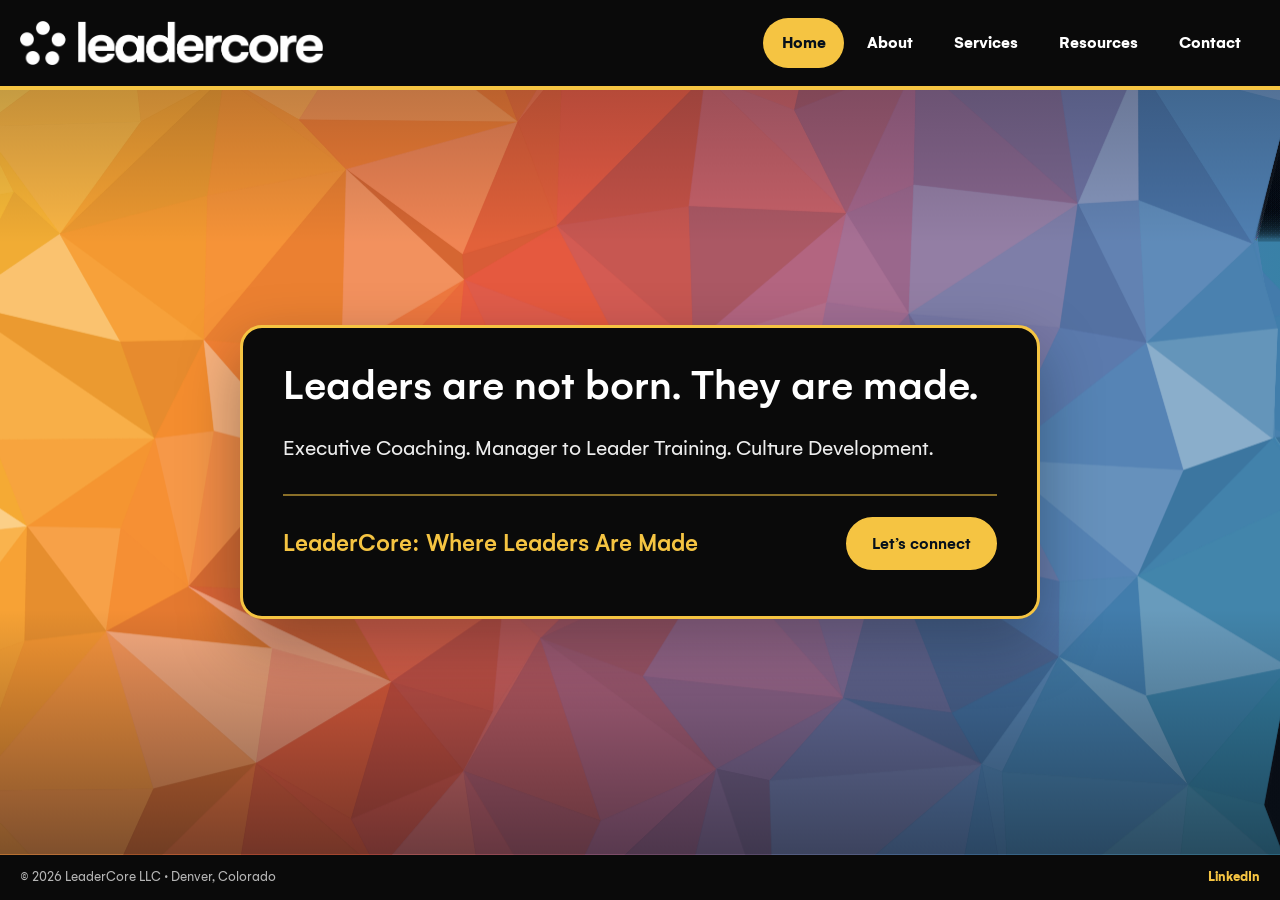
<file: index.html>
<!doctype html>
<html lang="en">
<head>
<meta charset="utf-8">
<meta name="viewport" content="width=device-width,initial-scale=1">
<title>LeaderCore | Where Leaders Are Made</title>
<meta name="description" content="LeaderCore develops exceptional leaders through executive coaching, seminars, workshops, keynote speaking and consulting.">
<link rel="canonical" href="https://leader-core.com/">
<meta property="og:type" content="website"><meta property="og:site_name" content="LeaderCore"><meta property="og:title" content="LeaderCore | Where Leaders Are Made"><meta property="og:description" content="LeaderCore develops exceptional leaders through executive coaching, seminars, workshops, keynote speaking and consulting."><meta property="og:url" content="https://leader-core.com/">
<meta name="theme-color" content="#0A0A0A">
<link rel="icon" href="images/brand/icon_color.png" type="image/png">
<link rel="stylesheet" href="css/site.css">
</head>
<body class="home">
<a class="skip" href="#main">Skip to content</a>
<header class="site"><div class="wrap bar">
  <a class="brand" href="index.html" aria-label="LeaderCore home"><img src="images/brand/lc_white.png" alt="LeaderCore" width="266" height="39"></a>
  <button class="burger" aria-label="Menu" aria-expanded="false" aria-controls="nav"><span></span><span></span><span></span></button>
  <nav id="nav" aria-label="Main"><a href="index.html" aria-current=page>Home</a><a href="about.html">About</a><a href="services.html">Services</a><a href="resources.html">Resources</a><a href="contact.html">Contact</a></nav>
</div></header>

<main id="main" class="stage">
  <canvas id="poly" aria-hidden="true"></canvas>
  <section class="tile">
    <h1>Leaders are not born. They are made.</h1>
    <p class="lede">Executive Coaching. Manager to Leader Training. Culture Development.</p>
    <div class="signoff"><p class="tagline">LeaderCore: Where Leaders Are Made</p><a class="btn" href="contact.html">Let&rsquo;s connect</a></div>
  </section>
</main>
<footer class="site"><div class="wrap foot">
  <p>&copy; <span id="yr">2026</span> LeaderCore LLC &middot; Denver, Colorado</p>
  <a href="https://www.linkedin.com/in/trevorbron/" rel="noopener" target="_blank">LinkedIn</a>
</div></footer>
<script src="js/site-config.js"></script><script src="js/site.js"></script>
</body>
</html>
</file>
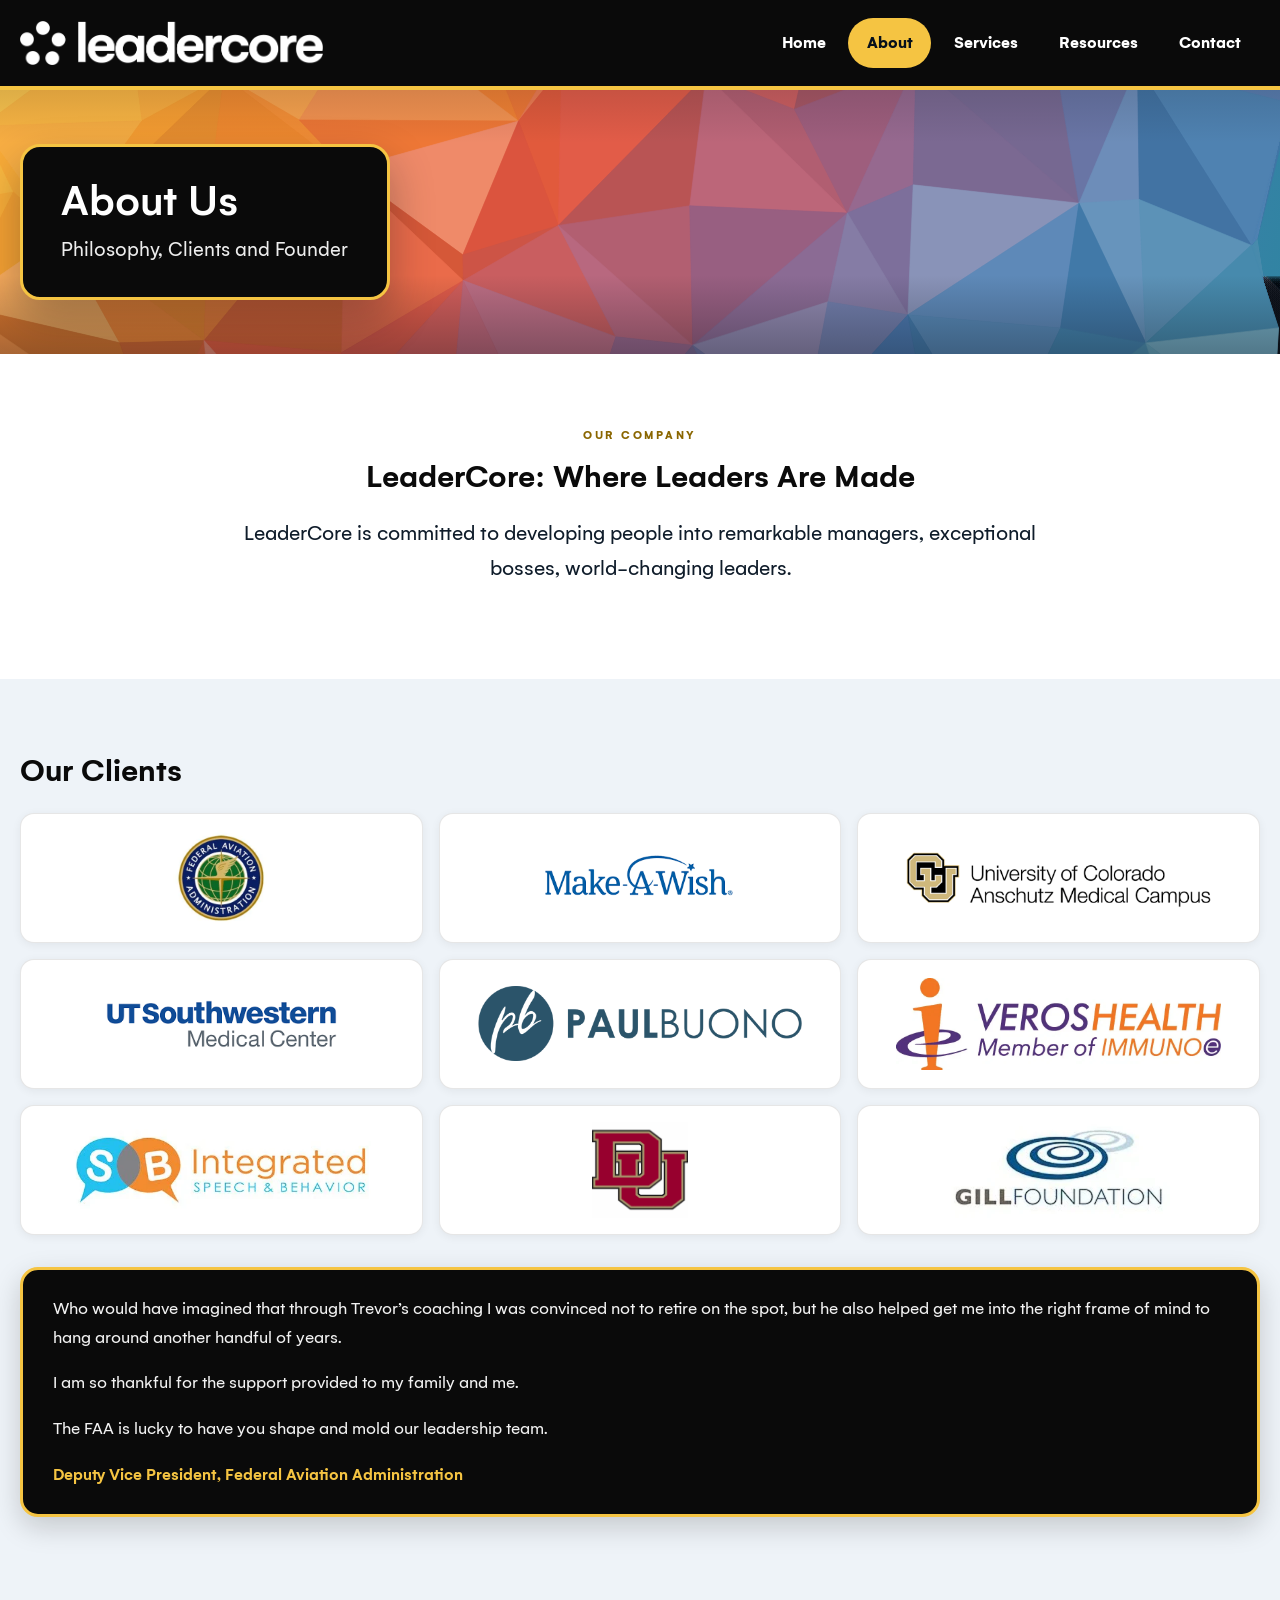
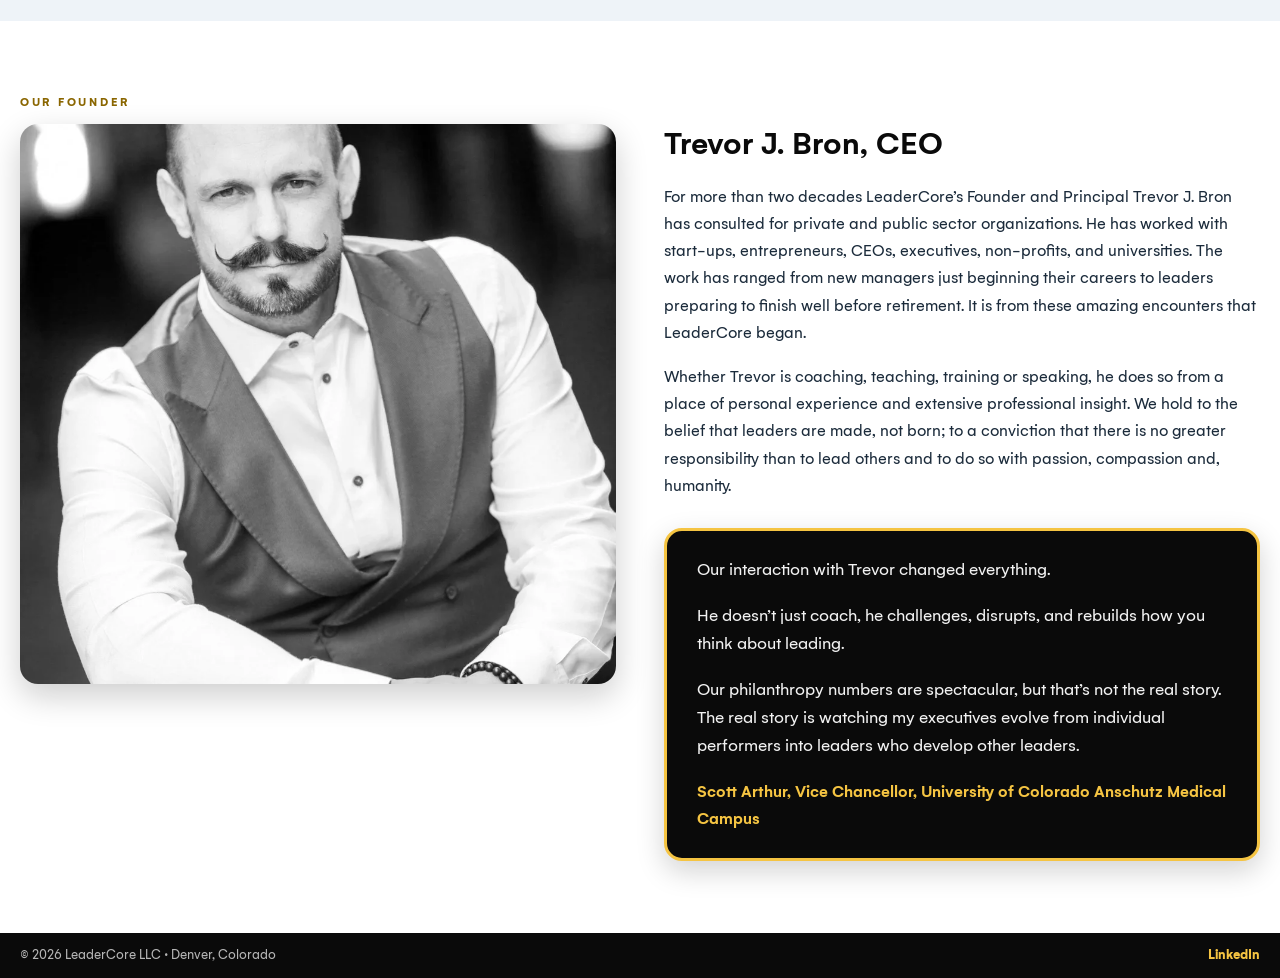
<file: about.html>
<!doctype html>
<html lang="en">
<head>
<meta charset="utf-8">
<meta name="viewport" content="width=device-width,initial-scale=1">
<title>About | LeaderCore</title>
<meta name="description" content="LeaderCore is committed to developing people into remarkable managers, exceptional bosses, world-changing leaders. Founded by Trevor J. Bron.">
<link rel="canonical" href="https://leader-core.com/about.html">
<meta property="og:type" content="website"><meta property="og:site_name" content="LeaderCore"><meta property="og:title" content="About | LeaderCore"><meta property="og:description" content="LeaderCore is committed to developing people into remarkable managers, exceptional bosses, world-changing leaders. Founded by Trevor J. Bron."><meta property="og:url" content="https://leader-core.com/about.html">
<meta name="theme-color" content="#0A0A0A">
<link rel="icon" href="images/brand/icon_color.png" type="image/png">
<link rel="stylesheet" href="css/site.css">
</head>
<body class="">
<a class="skip" href="#main">Skip to content</a>
<header class="site"><div class="wrap bar">
  <a class="brand" href="index.html" aria-label="LeaderCore home"><img src="images/brand/lc_white.png" alt="LeaderCore" width="266" height="39"></a>
  <button class="burger" aria-label="Menu" aria-expanded="false" aria-controls="nav"><span></span><span></span><span></span></button>
  <nav id="nav" aria-label="Main"><a href="index.html">Home</a><a href="about.html" aria-current=page>About</a><a href="services.html">Services</a><a href="resources.html">Resources</a><a href="contact.html">Contact</a></nav>
</div></header>
<main id="main">
<section class="band"><canvas id="poly" aria-hidden="true"></canvas><div class="wrap"><div class="titlebox"><h1>About Us</h1><p class="sub">Philosophy, Clients and Founder</p></div></div></section>

<section class="sec"><div class="wrap narrow center"><p class="eyebrow dk">Our company</p><h2>LeaderCore: Where Leaders Are Made</h2>
<p class="lede">LeaderCore is committed to developing people into remarkable managers, exceptional bosses, world-changing leaders.</p></div></section>
<section class="sec alt"><div class="wrap"><h2>Our Clients</h2>
<ul class="logos"><li><img src="images/clients/faa-logo.webp" alt="FAA logo" loading="lazy"></li><li><img src="images/clients/make-a-wish-logo.webp" alt="Make-A-Wish logo" loading="lazy"></li><li><img src="images/clients/cu-anshcutz-logo.webp" alt="CU Anschutz logo" loading="lazy"></li><li><img src="images/clients/utsw-logo.webp" alt="UT Southwestern logo" loading="lazy"></li><li><img src="images/clients/paul-buono-fitness.webp" alt="Paul Buono Fitness logo" loading="lazy"></li><li><img src="images/clients/veros-health.webp" alt="Veros Health logo" loading="lazy"></li><li><img src="images/clients/isb_logo.webp" alt="ISB logo" loading="lazy"></li><li><img src="images/clients/du-logo.webp" alt="University of Denver logo" loading="lazy"></li><li><img src="images/clients/gill-foundation-logo.webp" alt="Gill Foundation logo" loading="lazy"></li></ul>
<figure class="quote wide"><blockquote><p>Who would have imagined that through Trevor&rsquo;s coaching I was convinced not to retire on the spot, but he also helped get me into the right frame of mind to hang around another handful of years.</p><p>I am so thankful for the support provided to my family and me.</p><p>The FAA is lucky to have you shape and mold our leadership team.</p></blockquote><figcaption>Deputy Vice President, Federal Aviation Administration</figcaption></figure></div></section>
<section class="sec"><div class="wrap"><p class="eyebrow dk">Our founder</p><div class="grid2 top">
<div class="photo"><img src="images/about/bron-0022.webp" alt="Trevor J. Bron" width="640" height="800"></div>
<div><h2>Trevor J. Bron, CEO</h2>
<p>For more than two decades LeaderCore&rsquo;s Founder and Principal Trevor J. Bron has consulted for private and public sector organizations. He has worked with start-ups, entrepreneurs, CEOs, executives, non-profits, and universities. The work has ranged from new managers just beginning their careers to leaders preparing to finish well before retirement. It is from these amazing encounters that LeaderCore began.</p>
<p>Whether Trevor is coaching, teaching, training or speaking, he does so from a place of personal experience and extensive professional insight. We hold to the belief that leaders are made, not born; to a conviction that there is no greater responsibility than to lead others and to do so with passion, compassion and, humanity.</p>
<figure class="quote "><blockquote><p>Our interaction with Trevor changed everything.</p><p>He doesn&rsquo;t just coach, he challenges, disrupts, and rebuilds how you think about leading.</p><p>Our philanthropy numbers are spectacular, but that&rsquo;s not the real story. The real story is watching my executives evolve from individual performers into leaders who develop other leaders.</p></blockquote><figcaption>Scott Arthur, Vice Chancellor, University of Colorado Anschutz Medical Campus</figcaption></figure></div></div></div></section>
</main>
<footer class="site"><div class="wrap foot">
  <p>&copy; <span id="yr">2026</span> LeaderCore LLC &middot; Denver, Colorado</p>
  <a href="https://www.linkedin.com/in/trevorbron/" rel="noopener" target="_blank">LinkedIn</a>
</div></footer>
<script src="js/site-config.js"></script><script src="js/site.js"></script>
</body>
</html>
</file>
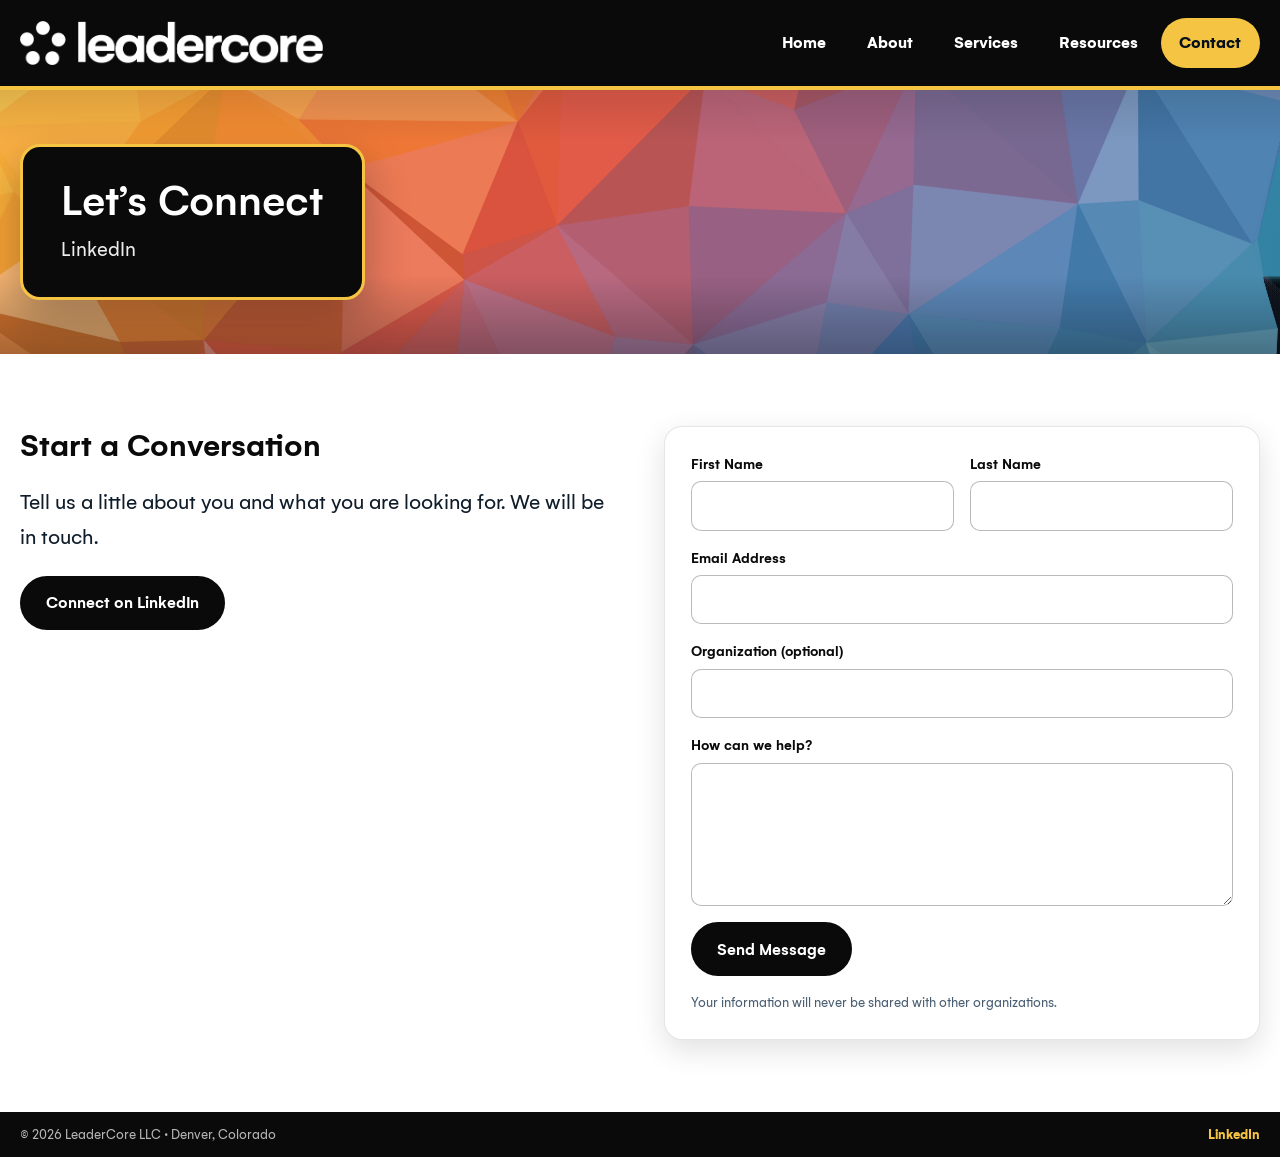
<file: contact.html>
<!doctype html>
<html lang="en">
<head>
<meta charset="utf-8">
<meta name="viewport" content="width=device-width,initial-scale=1">
<title>Contact | LeaderCore</title>
<meta name="description" content="Get in touch with LeaderCore: send an inquiry, connect on LinkedIn.">
<link rel="canonical" href="https://leader-core.com/contact.html">
<meta property="og:type" content="website"><meta property="og:site_name" content="LeaderCore"><meta property="og:title" content="Contact | LeaderCore"><meta property="og:description" content="Get in touch with LeaderCore: sign up for information on future events or request a free copy of The Leadership Lie."><meta property="og:url" content="https://leader-core.com/contact.html">
<meta name="theme-color" content="#0A0A0A">
<link rel="icon" href="images/brand/icon_color.png" type="image/png">
<link rel="stylesheet" href="css/site.css">
</head>
<body class="">
<a class="skip" href="#main">Skip to content</a>
<header class="site"><div class="wrap bar">
  <a class="brand" href="index.html" aria-label="LeaderCore home"><img src="images/brand/lc_white.png" alt="LeaderCore" width="266" height="39"></a>
  <button class="burger" aria-label="Menu" aria-expanded="false" aria-controls="nav"><span></span><span></span><span></span></button>
  <nav id="nav" aria-label="Main"><a href="index.html">Home</a><a href="about.html">About</a><a href="services.html">Services</a><a href="resources.html">Resources</a><a href="contact.html" aria-current=page>Contact</a></nav>
</div></header>
<main id="main">
<section class="band"><canvas id="poly" aria-hidden="true"></canvas><div class="wrap"><div class="titlebox"><h1>Let&rsquo;s Connect</h1><p class="sub">LinkedIn</p></div></div></section>

<section class="sec"><div class="wrap grid2 top">
<div><h2>Start a Conversation</h2>
<p class="lede">Tell us a little about you and what you are looking for. We will be in touch.</p>
<p class="btnrow"><a class="btn dark" href="https://www.linkedin.com/in/trevorbron/" rel="noopener" target="_blank">Connect on LinkedIn</a></p></div>
<form class="form" data-form="inquiry" novalidate><div class="row"><label>First Name<input name="first_name" type="text" autocomplete="given-name" required></label><label>Last Name<input name="last_name" type="text" autocomplete="family-name" required></label></div>
<label>Email Address<input name="email" type="email" autocomplete="email" required></label>
<label>Organization (optional)<input name="organization" type="text" autocomplete="organization"></label>
<label>How can we help?<textarea name="message" rows="5" required></textarea></label>
<button class="btn dark" type="submit">Send Message</button><p class="fine">Your information will never be shared with other organizations.</p><p class="thanks" role="status" hidden>Thank you! We will be in touch.</p></form></div></section>
</main>
<footer class="site"><div class="wrap foot">
  <p>&copy; <span id="yr">2026</span> LeaderCore LLC &middot; Denver, Colorado</p>
  <a href="https://www.linkedin.com/in/trevorbron/" rel="noopener" target="_blank">LinkedIn</a>
</div></footer>
<script src="js/site-config.js"></script><script src="js/site.js"></script>
</body>
</html>
</file>
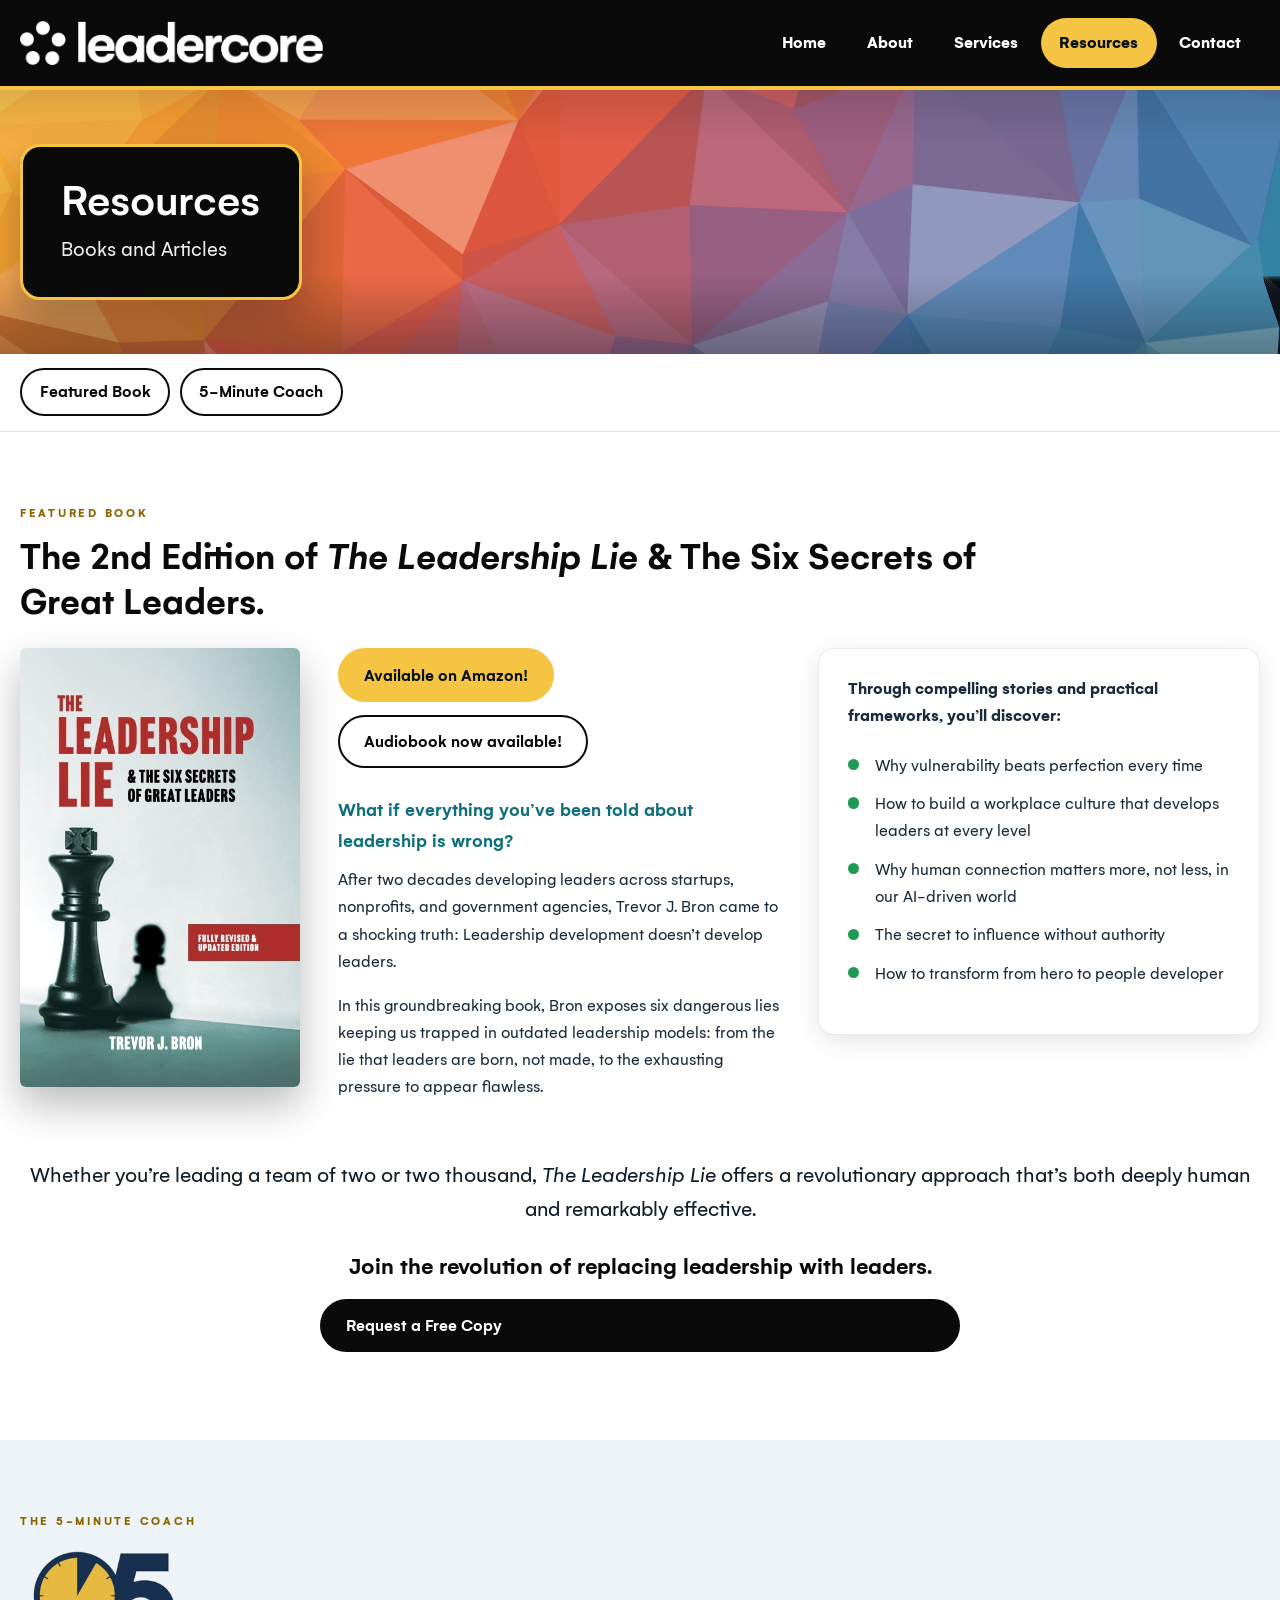
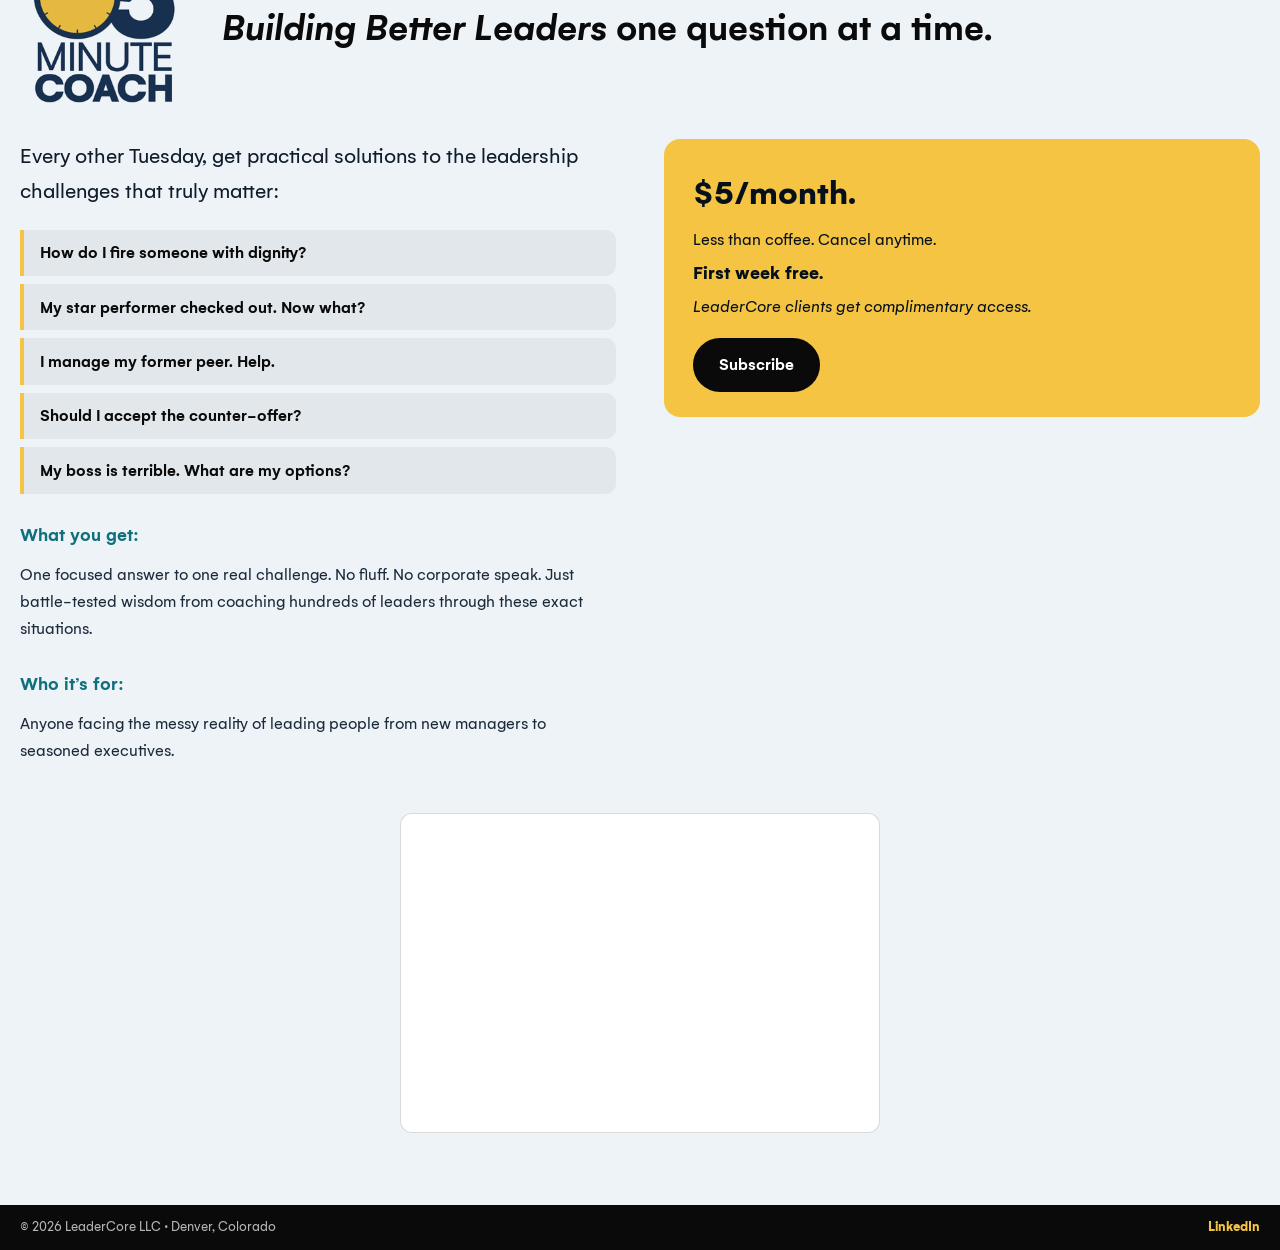
<file: resources.html>
<!doctype html>
<html lang="en">
<head>
<meta charset="utf-8">
<meta name="viewport" content="width=device-width,initial-scale=1">
<title>Resources | LeaderCore</title>
<meta name="description" content="The Leadership Lie by Trevor J. Bron and The 5-Minute Coach, LeaderCore’s every-other-Tuesday leadership coaching newsletter.">
<link rel="canonical" href="https://leader-core.com/resources.html">
<meta property="og:type" content="website"><meta property="og:site_name" content="LeaderCore"><meta property="og:title" content="Resources | LeaderCore"><meta property="og:description" content="The Leadership Lie by Trevor J. Bron and The 5-Minute Coach, LeaderCore’s every-other-Tuesday leadership coaching newsletter."><meta property="og:url" content="https://leader-core.com/resources.html">
<meta name="theme-color" content="#0A0A0A">
<link rel="icon" href="images/brand/icon_color.png" type="image/png">
<link rel="stylesheet" href="css/site.css">
<style>details.reveal{max-width:640px;margin:0 auto;text-align:left}details.reveal>summary{list-style:none;display:table;margin:0 auto 1rem;cursor:pointer}details.reveal>summary::-webkit-details-marker{display:none}details.reveal[open]>summary{margin-bottom:1.2rem}details.reveal .form .lede{margin:0;font-size:1.05rem}</style></head>
<body class="">
<a class="skip" href="#main">Skip to content</a>
<header class="site"><div class="wrap bar">
  <a class="brand" href="index.html" aria-label="LeaderCore home"><img src="images/brand/lc_white.png" alt="LeaderCore" width="266" height="39"></a>
  <button class="burger" aria-label="Menu" aria-expanded="false" aria-controls="nav"><span></span><span></span><span></span></button>
  <nav id="nav" aria-label="Main"><a href="index.html">Home</a><a href="about.html">About</a><a href="services.html">Services</a><a href="resources.html" aria-current=page>Resources</a><a href="contact.html">Contact</a></nav>
</div></header>
<main id="main">
<section class="band"><canvas id="poly" aria-hidden="true"></canvas><div class="wrap"><div class="titlebox"><h1>Resources</h1><p class="sub">Books and Articles</p></div></div></section>

<nav class="subnav" aria-label="Resources"><div class="wrap"><a href="#book">Featured Book</a><a href="#coach">5-Minute Coach</a></div></nav>
<section class="sec" id="book"><div class="wrap"><p class="eyebrow dk">Featured Book</p>
<h2 class="big">The 2nd Edition of <em>The Leadership Lie</em> &amp; The Six Secrets of Great Leaders.</h2>
<div class="bookgrid"><img class="cover" src="images/book/the-leadership-lie-cover.jpg" alt="Cover of The Leadership Lie &amp; The Six Secrets of Great Leaders by Trevor J. Bron" width="456" height="714"><div>
<p class="btnrow first"><a class="btn" href="https://www.amazon.com/dp/B0FMFRPVK1" rel="noopener" target="_blank">Available on Amazon!</a><a class="btn ghost dk" href="https://open.spotify.com/show/6ErdMqhnPMg0NAIVO2ozLq" rel="noopener" target="_blank">Audiobook now available!</a></p>
<h3>What if everything you&rsquo;ve been told about leadership is wrong?</h3>
<p>After two decades developing leaders across startups, nonprofits, and government agencies, Trevor J. Bron came to a shocking truth: Leadership development doesn&rsquo;t develop leaders.</p>
<p>In this groundbreaking book, Bron exposes six dangerous lies keeping us trapped in outdated leadership models: from the lie that leaders are born, not made, to the exhausting pressure to appear flawless.</p></div>
<div class="card disc"><p><b>Through compelling stories and practical frameworks, you&rsquo;ll discover:</b></p><ul class="check"><li>Why vulnerability beats perfection every time</li><li>How to build a workplace culture that develops leaders at every level</li><li>Why human connection matters more, not less, in our AI-driven world</li><li>The secret to influence without authority</li><li>How to transform from hero to people developer</li></ul></div></div>
<div class="narrow center cta"><p class="lede">Whether you&rsquo;re leading a team of two or two thousand, <em>The Leadership Lie</em> offers a revolutionary approach that&rsquo;s both deeply human and remarkably effective.</p>
<h3 class="plain">Join the revolution of replacing leadership with leaders.</h3><div class="center"><details class="reveal" id="book-request"><summary class="btn dark">Request a Free Copy</summary>
<form class="form" data-form="book" novalidate><p class="lede">Tell us where to send your copy of <em>The Leadership Lie</em>. We can ship to U.S. addresses only.</p><div class="row"><label>First Name<input name="first_name" type="text" autocomplete="given-name" required></label><label>Last Name<input name="last_name" type="text" autocomplete="family-name" required></label></div>
<label>Street Address<input name="street" type="text" autocomplete="street-address" required></label>
<div class="row3"><label>City<input name="city" type="text" autocomplete="address-level2" required></label><label>State<input name="state" type="text" autocomplete="address-level1" required></label><label>ZIP Code<input name="zip" type="text" autocomplete="postal-code" required></label></div>
<label>Email Address<input name="email" type="email" autocomplete="email" required></label>
<button class="btn dark" type="submit">Request My Copy</button><p class="fine">Your information will never be shared with other organizations.</p><p class="thanks" role="status" hidden>Thank you! We will be in touch.</p></form></details></div></div></div></section>
<section class="sec alt" id="coach"><div class="wrap"><p class="eyebrow dk">The 5-Minute Coach</p>
<div class="titlerow"><img src="images/coach/5-minute-coach-logo.png" alt="The 5-Minute Coach logo" width="256" height="256"><h2 class="big"><em>Building Better Leaders</em> one question at a time.</h2></div>
<div class="grid2 top"><div>
<p class="lede">Every other Tuesday, get practical solutions to the leadership challenges that truly matter:</p>
<ul class="qs"><li>How do I fire someone with dignity?</li><li>My star performer checked out. Now what?</li><li>I manage my former peer. Help.</li><li>Should I accept the counter-offer?</li><li>My boss is terrible. What are my options?</li></ul>
<h3>What you get:</h3><p>One focused answer to one real challenge. No fluff. No corporate speak. Just battle-tested wisdom from coaching hundreds of leaders through these exact situations.</p>
<h3>Who it&rsquo;s for:</h3><p>Anyone facing the messy reality of leading people from new managers to seasoned executives.</p></div>
<div><div class="price"><b>$5/month.</b><span>Less than coffee. Cancel anytime.</span><strong>First week free.</strong><em>LeaderCore clients get complimentary access.</em><a class="btn dark" href="https://trevorbron.substack.com/subscribe" rel="noopener" target="_blank">Subscribe</a></div>
</div></div>
<iframe class="substack" src="https://trevorbron.substack.com/embed" title="Subscribe to The 5-Minute Coach" loading="lazy" width="480" height="320" frameborder="0" scrolling="no"></iframe></div></section>
</main>
<footer class="site"><div class="wrap foot">
  <p>&copy; <span id="yr">2026</span> LeaderCore LLC &middot; Denver, Colorado</p>
  <a href="https://www.linkedin.com/in/trevorbron/" rel="noopener" target="_blank">LinkedIn</a>
</div></footer>
<script>(function(){var d=document.getElementById("book-request");if(d&&location.hash==="#book-request"){d.open=true;}})();</script><script src="js/site-config.js"></script><script src="js/site.js"></script>
</body>
</html>
</file>
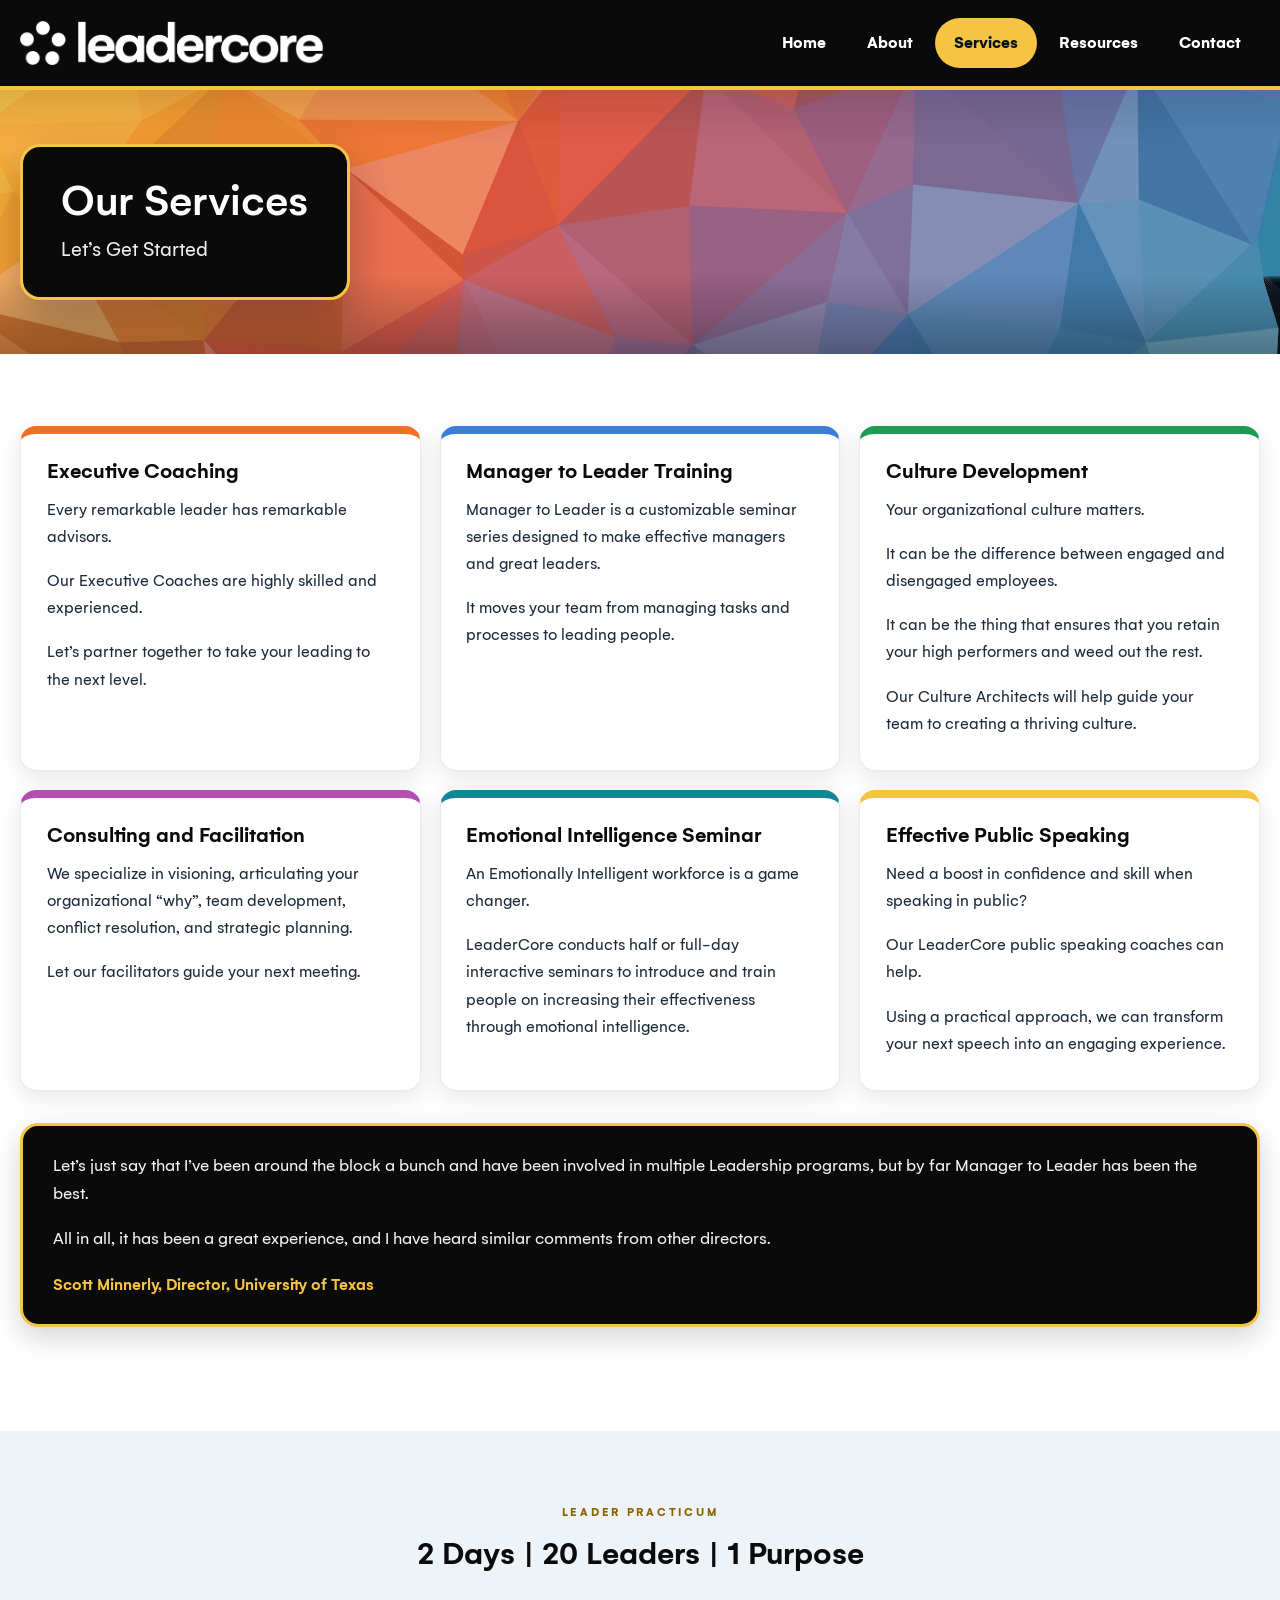
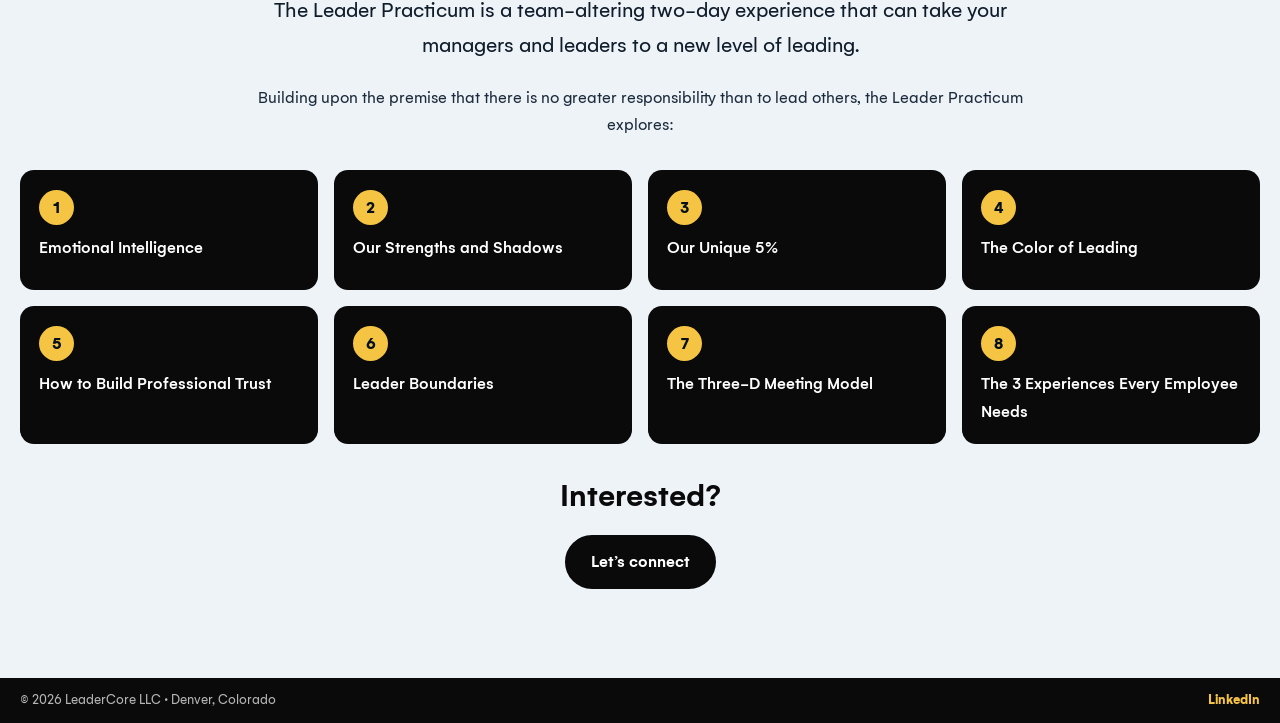
<file: services.html>
<!doctype html>
<html lang="en">
<head>
<meta charset="utf-8">
<meta name="viewport" content="width=device-width,initial-scale=1">
<title>Services | LeaderCore</title>
<meta name="description" content="Executive coaching, Manager to Leader training, culture development, consulting and facilitation, Emotional Intelligence seminars, public speaking coaching and the Leader Practicum from LeaderCore.">
<link rel="canonical" href="https://leader-core.com/services.html">
<meta property="og:type" content="website"><meta property="og:site_name" content="LeaderCore"><meta property="og:title" content="Services | LeaderCore"><meta property="og:description" content="Executive coaching, Manager to Leader training, culture development, consulting and facilitation, Emotional Intelligence seminars, public speaking coaching and the Leader Practicum from LeaderCore."><meta property="og:url" content="https://leader-core.com/services.html">
<meta name="theme-color" content="#0A0A0A">
<link rel="icon" href="images/brand/icon_color.png" type="image/png">
<link rel="stylesheet" href="css/site.css">
</head>
<body class="">
<a class="skip" href="#main">Skip to content</a>
<header class="site"><div class="wrap bar">
  <a class="brand" href="index.html" aria-label="LeaderCore home"><img src="images/brand/lc_white.png" alt="LeaderCore" width="266" height="39"></a>
  <button class="burger" aria-label="Menu" aria-expanded="false" aria-controls="nav"><span></span><span></span><span></span></button>
  <nav id="nav" aria-label="Main"><a href="index.html">Home</a><a href="about.html">About</a><a href="services.html" aria-current=page>Services</a><a href="resources.html">Resources</a><a href="contact.html">Contact</a></nav>
</div></header>
<main id="main">
<section class="band"><canvas id="poly" aria-hidden="true"></canvas><div class="wrap"><div class="titlebox"><h1>Our Services</h1><p class="sub">Let&rsquo;s Get Started</p></div></div></section>
<section class="sec"><div class="wrap svc"><article class="scard c1"><h2>Executive Coaching</h2><p>Every remarkable leader has remarkable advisors.</p><p>Our Executive Coaches are highly skilled and experienced.</p><p>Let&rsquo;s partner together to take your leading to the next level.</p></article><article class="scard c2"><h2>Manager to Leader Training</h2><p>Manager to Leader is a customizable seminar series designed to make effective managers and great leaders.</p><p>It moves your team from managing tasks and processes to leading people.</p></article><article class="scard c3"><h2>Culture Development</h2><p>Your organizational culture matters.</p><p>It can be the difference between engaged and disengaged employees.</p><p>It can be the thing that ensures that you retain your high performers and weed out the rest.</p><p>Our Culture Architects will help guide your team to creating a thriving culture.</p></article><article class="scard c4"><h2>Consulting and Facilitation</h2><p>We specialize in visioning, articulating your organizational &ldquo;why&rdquo;, team development, conflict resolution, and strategic planning.</p><p>Let our facilitators guide your next meeting.</p></article><article class="scard c5"><h2>Emotional Intelligence Seminar</h2><p>An Emotionally Intelligent workforce is a game changer.</p><p>LeaderCore conducts half or full-day interactive seminars to introduce and train people on increasing their effectiveness through emotional intelligence.</p></article><article class="scard c6"><h2>Effective Public Speaking</h2><p>Need a boost in confidence and skill when speaking in public?</p><p>Our LeaderCore public speaking coaches can help.</p><p>Using a practical approach, we can transform your next speech into an engaging experience.</p></article></div><div class="wrap"><figure class="quote wide"><blockquote><p>Let&rsquo;s just say that I&rsquo;ve been around the block a bunch and have been involved in multiple Leadership programs, but by far Manager to Leader has been the best.</p><p>All in all, it has been a great experience, and I have heard similar comments from other directors.</p></blockquote><figcaption>Scott Minnerly, Director, University of Texas</figcaption></figure></div></section>
<section class="sec alt" id="practicum"><div class="wrap narrow center"><p class="eyebrow dk">Leader Practicum</p><h2>2 Days | 20 Leaders | 1 Purpose</h2>
<p class="lede">The Leader Practicum is a team-altering two-day experience that can take your managers and leaders to a new level of leading.</p>
<p>Building upon the premise that there is no greater responsibility than to lead others, the Leader Practicum explores:</p></div>
<div class="wrap"><ol class="topics"><li><span>1</span>Emotional Intelligence</li><li><span>2</span>Our Strengths and Shadows</li><li><span>3</span>Our Unique 5%</li><li><span>4</span>The Color of Leading</li><li><span>5</span>How to Build Professional Trust</li><li><span>6</span>Leader Boundaries</li><li><span>7</span>The Three-D Meeting Model</li><li><span>8</span>The 3 Experiences Every Employee Needs</li></ol>

<div class="center"><h2>Interested?</h2><p class="btnrow c"><a class="btn dark" href="contact.html">Let&rsquo;s connect</a></p></div></div></section>
</main>
<footer class="site"><div class="wrap foot">
  <p>&copy; <span id="yr">2026</span> LeaderCore LLC &middot; Denver, Colorado</p>
  <a href="https://www.linkedin.com/in/trevorbron/" rel="noopener" target="_blank">LinkedIn</a>
</div></footer>
<script src="js/site-config.js"></script><script src="js/site.js"></script>
</body>
</html>
</file>
<file: css/site.css>
/* LeaderCore site. Font: Gelion (brand font, files in /fonts) */
@font-face{font-family:"Gelion";src:url("../fonts/Gelion-Regular.woff") format("woff");font-weight:400;font-style:normal;font-display:swap}
@font-face{font-family:"Gelion";src:url("../fonts/Gelion-Medium.woff") format("woff");font-weight:500;font-style:normal;font-display:swap}
@font-face{font-family:"Gelion";src:url("../fonts/Gelion-SemiBold.woff") format("woff");font-weight:600;font-style:normal;font-display:swap}
@font-face{font-family:"Gelion";src:url("../fonts/Gelion-Bold.woff") format("woff");font-weight:700 800;font-style:normal;font-display:swap}
@font-face{font-family:"Gelion";src:url("../fonts/Gelion-RegularItalic.woff") format("woff");font-weight:400;font-style:italic;font-display:swap}
@font-face{font-family:"Gelion";src:url("../fonts/Gelion-SemiBoldItalic.woff") format("woff");font-weight:600;font-style:italic;font-display:swap}
@font-face{font-family:"Gelion";src:url("../fonts/Gelion-BoldItalic.woff") format("woff");font-weight:700 800;font-style:italic;font-display:swap}
:root{--ink:#06101B;--navy:#0B2540;--black:#0A0A0A;--panel:#1A4975;--gold:#F5C442;--orange:#F26F23;--text:#FFFFFF;--font:"Gelion","Avenir Next","Segoe UI",system-ui,-apple-system,Roboto,Helvetica,Arial,sans-serif}
*{box-sizing:border-box}
html{scroll-behavior:smooth}
body{margin:0;font-family:var(--font);font-size:1.0625rem;line-height:1.6;color:#1B2B3B;background:#fff}
body.home{color:var(--text);background:var(--black);display:grid;grid-template-rows:auto 1fr auto;height:100%;min-height:100vh;min-height:100dvh}
html:has(body.home){height:100%}
img{max-width:100%;height:auto;display:block}
.wrap{width:min(1240px,100% - 2.5rem);margin-inline:auto}
.skip{position:absolute;left:-999px;top:0;background:var(--gold);color:var(--ink);padding:.6rem 1rem;z-index:99}.skip:focus{left:0}
/* header */
header.site{position:relative;z-index:5;background:var(--black);border-bottom:4px solid var(--gold)}
.bar{display:flex;align-items:center;justify-content:space-between;gap:1rem;padding:clamp(.7rem,2vh,1.1rem) 0}
.brand img{height:clamp(34px,5.6vh,44px);width:auto}
nav{display:flex;gap:.25rem;flex-wrap:wrap}
nav a{color:#fff;text-decoration:none;font-weight:700;font-size:1.08rem;padding:.65rem 1.1rem;border-radius:999px;border:1px solid transparent}
nav a:hover{border-color:rgba(245,196,66,.7)}
nav a[aria-current=page]{background:var(--gold);color:var(--ink)}
.burger{display:none;background:none;border:1px solid rgba(255,255,255,.35);border-radius:8px;padding:.55rem .6rem;cursor:pointer}
.burger span{display:block;width:22px;height:2px;background:#fff;margin:4px 0}
@media (max-width:760px){.burger{display:block}nav{display:none;position:absolute;left:0;right:0;top:100%;background:var(--black);flex-direction:column;padding:.6rem 1.25rem 1rem;border-bottom:3px solid var(--gold)}nav.open{display:flex}nav a{padding:.85rem 1rem}}
/* stage: animated polygon field fills the space between header and footer */
.stage{position:relative;overflow:hidden;display:grid;place-items:center;padding:clamp(1rem,3vw,2.5rem) 1.25rem;
  background:linear-gradient(100deg,#FABC38 0%,#F68E30 20%,#E65840 40%,#AA688C 58%,#4A7AB0 78%,#3084A2 100%)}
#poly{position:absolute;inset:0;width:100%;height:100%;display:block}
.tile{position:relative;max-width:800px;width:100%;background:var(--black);color:#fff;border-radius:22px;border:3px solid var(--gold);padding:clamp(1.2rem,4vh,2.1rem) clamp(1.4rem,3.2vw,2.5rem) clamp(1.4rem,3.6vw,3rem);box-shadow:0 24px 60px rgba(6,16,27,.35)}
.eyebrow{font-size:.78rem;letter-spacing:.22em;text-transform:uppercase;font-weight:800;color:var(--gold);margin:0 0 .8rem}
h1{font-size:clamp(1.6rem,min(3.4vw,6vh),2.7rem);line-height:1.1;margin:0 0 .5em;color:#fff;font-weight:500}
.l2{display:block}
@media (max-width:640px){.l2{display:inline}}
.lede{font-size:clamp(1.1rem,1.8vw,1.4rem);margin:0;color:#EDEDED;font-weight:400}
.signoff{margin-top:clamp(1rem,3vh,1.8rem);padding-top:clamp(.8rem,2.4vh,1.3rem);border-top:2px solid rgba(245,196,66,.55);display:flex;align-items:center;justify-content:space-between;gap:1rem 1.5rem;flex-wrap:wrap}
.tagline{margin:0;font-size:clamp(1.15rem,2vw,1.55rem);font-weight:500;line-height:1.2;color:var(--gold)}
.btn{display:inline-block;background:var(--gold);color:var(--ink);font:inherit;font-weight:600;text-decoration:none;padding:.7rem 1.5rem;white-space:nowrap;border-radius:999px;border:2px solid var(--gold)}
.btn:hover{filter:brightness(1.08)}
.btn.ghost{background:transparent;color:#fff;border-color:rgba(255,255,255,.6)}.btn.ghost:hover{border-color:var(--gold);color:var(--gold)}
/* footer */
footer.site{background:var(--black);color:#B5B5B5;font-size:.88rem;padding:.7rem 0}
.foot{display:flex;justify-content:space-between;align-items:center;gap:1rem;flex-wrap:wrap}.foot p{margin:0}.foot a{color:var(--gold);font-weight:700;text-decoration:none}.foot a:hover{text-decoration:underline}
:focus-visible{outline:3px solid #fff;outline-offset:2px}
.btn:focus-visible{outline-color:var(--ink)}

/* ===== inner pages ===== */
:root{--mist:#EEF3F8;--goldtext:#8A6600;--teal:#0F6F7D;--green:#1E9A55;--blue:#3B7DD8;--purple:#B24FB0;--tealb:#138796}
[id]{scroll-margin-top:1rem}
.narrow.center{text-align:center}.wrap.narrow{width:min(820px,100% - 2.5rem)}
.band{position:relative;overflow:hidden;padding:clamp(1.8rem,5vw,3.4rem) 0;background:linear-gradient(100deg,#FABC38 0%,#F68E30 20%,#E65840 40%,#AA688C 58%,#4A7AB0 78%,#3084A2 100%)}
.band #poly{position:absolute;inset:0;width:100%;height:100%}
.band .wrap{position:relative}
.titlebox{display:inline-block;max-width:760px;background:var(--black);border:3px solid var(--gold);border-radius:20px;padding:clamp(1.1rem,2.6vw,1.9rem) clamp(1.3rem,3.2vw,2.4rem);box-shadow:0 18px 44px rgba(6,16,27,.3)}
.titlebox .eyebrow{margin:0 0 .5rem}
.titlebox h1{font-size:clamp(1.8rem,3.8vw,2.8rem);margin:0;font-weight:500;color:#fff}
.titlebox .sub{margin:.5rem 0 0;font-size:clamp(1.05rem,1.7vw,1.3rem);color:#EDEDED}
.sec{padding:clamp(2.4rem,6vw,4.5rem) 0;background:#fff}.sec.alt{background:var(--mist)}
.sec h2{color:var(--black);font-weight:600;font-size:clamp(1.5rem,2.6vw,2.1rem);line-height:1.18;margin:0 0 .6em}
.sec h2.big{font-size:clamp(1.6rem,3vw,2.4rem);max-width:980px}
.sec h3{color:var(--teal);font-weight:600;font-size:1.2rem;margin:1.4em 0 .5em}.sec h3.plain{color:var(--black);font-size:1.5rem;margin-top:1.2rem}
.sec p{margin:0 0 1em}.sec .lede{font-size:clamp(1.1rem,1.8vw,1.35rem);color:#0F1C2A;font-weight:400}
.eyebrow.dk{color:var(--goldtext);font-weight:700}
.sec .eyebrow{margin:0 0 .7rem}
.sec a:not(.btn){color:#1A4975}
.cta{margin:2.5rem auto 0}
.center{text-align:center}
.grid2{display:grid;grid-template-columns:minmax(0,1fr) minmax(0,1fr);gap:clamp(1.4rem,4vw,3rem);align-items:center}.grid2.top{align-items:start}
@media (max-width:820px){.grid2{grid-template-columns:1fr}}
.btnrow{display:flex;gap:.8rem;flex-wrap:wrap;margin:1.4rem 0 0}.btnrow.c{justify-content:center}.btnrow.first{margin:0 0 1.6rem}
.btn.dark{background:var(--black);color:#fff;border-color:var(--black)}.btn.dark:hover{border-color:var(--gold);color:var(--gold);filter:none}
.btn.ghost.dk{color:var(--black);border-color:var(--black);background:transparent}.btn.ghost.dk:hover{background:var(--black);color:#fff}
.card{background:#fff;color:#1B2B3B;border:1px solid rgba(10,10,10,.08);border-radius:16px;padding:1.6rem 1.8rem;box-shadow:0 6px 24px rgba(10,10,10,.1)}.card h3{margin-top:0}.card p:last-child{margin-bottom:0}
.photo img{border-radius:18px;width:100%;max-height:560px;object-fit:cover;box-shadow:0 12px 32px rgba(10,10,10,.2)}
.quote{margin:1.8rem 0 0;background:var(--black);border:3px solid var(--gold);border-radius:18px;padding:1.6rem 1.9rem;box-shadow:0 10px 28px rgba(10,10,10,.18)}
.quote.wide{margin:2rem 0}
.quote blockquote{margin:0}.quote p{font-size:1.1rem;color:#F2F2F2;font-weight:400;margin:0 0 1em}.quote figcaption{color:var(--gold);font-weight:600;margin-top:.2rem}
.logos{list-style:none;margin:1.4rem 0 2rem;padding:0;display:grid;grid-template-columns:repeat(3,1fr);gap:1rem}.logos.three{margin:2rem 0 0}
.logos li{background:#fff;border:1px solid rgba(10,10,10,.1);box-shadow:0 2px 10px rgba(10,10,10,.06);border-radius:14px;height:130px;padding:1rem;display:flex;align-items:center;justify-content:center;overflow:hidden}
.logos img{max-height:96px;max-width:88%;width:auto;height:auto;object-fit:contain}
@media (max-width:640px){.logos{grid-template-columns:1fr 1fr}}
.svc{display:grid;grid-template-columns:repeat(3,1fr);gap:1.2rem}@media (max-width:980px){.svc{grid-template-columns:1fr 1fr}}@media (max-width:640px){.svc{grid-template-columns:1fr}}
.scard{background:#fff;color:#1B2B3B;border-radius:16px;padding:1.5rem 1.6rem 1rem;border:1px solid rgba(10,10,10,.08);border-top:8px solid var(--c);box-shadow:0 6px 24px rgba(10,10,10,.1)}.scard h2{font-size:1.4rem;margin-bottom:.5em}
.c1{--c:var(--orange)}.c2{--c:var(--blue)}.c3{--c:var(--green)}.c4{--c:var(--purple)}.c5{--c:var(--tealb)}.c6{--c:var(--gold)}
.check,.qs{list-style:none;padding:0;margin:0 0 1rem}.check li{position:relative;padding:.35rem 0 .35rem 1.7rem}
.check li:before{content:"";position:absolute;left:0;top:.8rem;width:.7rem;height:.7rem;border-radius:50%;background:var(--green)}
.qs li{font-weight:600;color:var(--black);border-left:4px solid var(--gold);padding:.6rem 1rem;margin:.5rem 0;background:rgba(10,10,10,.05);border-radius:0 10px 10px 0}
.price{background:var(--gold);color:var(--ink);border-radius:16px;padding:1.6rem 1.8rem;margin-bottom:1.2rem;display:grid;gap:.3rem}.price b{font-size:2.2rem;font-weight:700}.price strong{font-size:1.2rem}.price .btn{justify-self:start;margin-top:.8rem}
.substack{display:block;margin:2rem auto 0;max-width:100%;border:1px solid rgba(10,10,10,.15);border-radius:12px;background:#fff}
.topics{list-style:none;margin:2rem 0;padding:0;display:grid;grid-template-columns:repeat(4,1fr);gap:1rem}
@media (max-width:980px){.topics{grid-template-columns:1fr 1fr}}@media (max-width:560px){.topics{grid-template-columns:1fr}}
.topics li{background:var(--black);border-radius:14px;padding:1.2rem;font-weight:500;color:#fff;min-height:120px;display:flex;flex-direction:column;gap:.6rem}
.topics span{width:2.2rem;height:2.2rem;border-radius:50%;background:var(--gold);color:var(--ink);font-weight:700;display:grid;place-items:center}
.subnav{background:#fff;border-bottom:1px solid #DCE4EC}.subnav .wrap{display:flex;gap:.6rem;flex-wrap:wrap;padding:.9rem 0}
.subnav a{color:var(--black);text-decoration:none;font-weight:600;padding:.5rem 1.1rem;border-radius:999px;border:2px solid var(--black)}.subnav a:hover{background:var(--black);color:#fff}
.form{background:#fff;color:#1B2B3B;border:1px solid rgba(10,10,10,.1);border-radius:18px;padding:1.6rem;display:grid;gap:1rem;box-shadow:0 10px 30px rgba(10,10,10,.12)}
.form .row{display:grid;grid-template-columns:1fr 1fr;gap:1rem}.form .row3{display:grid;grid-template-columns:2fr 1fr 1fr;gap:1rem}
@media (max-width:560px){.form .row,.form .row3{grid-template-columns:1fr}}
.form label{display:grid;gap:.3rem;font-weight:600;font-size:.92rem;color:var(--black)}
.form input,.form textarea{font:inherit;font-weight:400;padding:.75rem .9rem;border-radius:10px;border:1px solid rgba(10,10,10,.28);background:#fff;color:var(--ink)}
.form .btn{justify-self:start;cursor:pointer}.form .fine{font-size:.85rem;color:#4A5E72;margin:0}.form .thanks{color:var(--teal);font-weight:700;margin:0}
.hp{position:absolute;left:-9999px}
[hidden]{display:none!important}
.form,.form label,.form .row>*,.form .row3>*{min-width:0}.form input,.form textarea{width:100%;min-width:0}.form textarea{resize:vertical;min-height:7rem}

/* title box holds the heading only */
.titlebox h1{margin:0}
.titlebox .sub{margin-top:.4rem}
/* resources */
.bookgrid{display:grid;grid-template-columns:minmax(0,280px) minmax(0,1fr) minmax(0,1fr);gap:clamp(1.4rem,3vw,2.6rem);align-items:start}
.bookgrid .cover{width:100%;height:auto;border-radius:6px;box-shadow:0 18px 40px rgba(10,10,10,.28)}
@media (max-width:1000px){.bookgrid{grid-template-columns:minmax(0,240px) minmax(0,1fr)}.bookgrid .disc{grid-column:1 / -1}}
@media (max-width:620px){.bookgrid{grid-template-columns:1fr}.bookgrid .cover{max-width:260px;margin-inline:auto}}
.titlerow{display:flex;align-items:center;gap:clamp(1rem,3vw,2rem);margin-bottom:1.6rem}.titlerow img{width:clamp(110px,14vw,170px);height:auto;flex:none;mix-blend-mode:multiply}.titlerow h2{margin:0}
</file>
